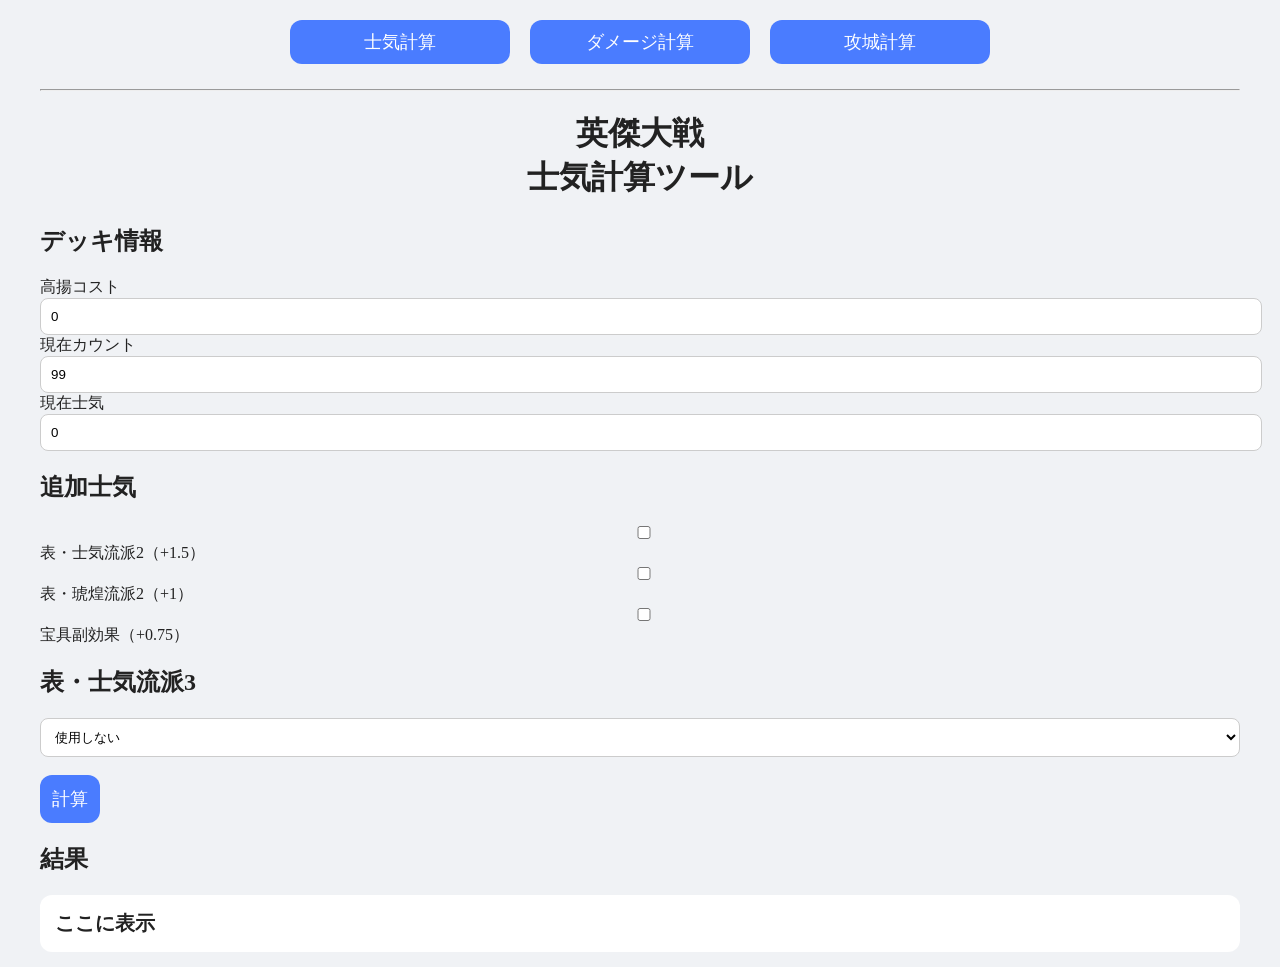
<file: index.html>
<!DOCTYPE html>
<html lang="ja">

<head>
<meta charset="UTF-8">
<meta name="viewport" content="width=device-width, initial-scale=1.0">

<title>英傑大戦 士気計算</title>

<link rel="stylesheet" href="style.css">

</head>


<body>


<div class="menu">

<button onclick="location.href='index.html'">
士気計算
</button>

<button onclick="location.href='damage.html'">
ダメージ計算
</button>

<button onclick="location.href='siege.html'">
攻城計算
</button>

</div>

<hr>


<h1>英傑大戦<br>士気計算ツール</h1>

<h2>デッキ情報</h2>


<label>
高揚コスト
<input id="kouyou" type="number" value="0" step="0.5">
</label>


<label>
現在カウント
<input id="count" type="number" value="99">
</label>


<label>
現在士気
<input id="current" type="number" value="0" step="0.1">
</label>



<h2>追加士気</h2>


<label>
<input id="shiki2" type="checkbox">
表・士気流派2（+1.5）
</label>


<label>
<input id="kohou2" type="checkbox">
表・琥煌流派2（+1）
</label>


<label>
<input id="hougu" type="checkbox">
宝具副効果（+0.75）
</label>



<h2>表・士気流派3</h2>

<select id="shiki3">

<option value="0">
使用しない
</option>

<option value="90">
残り90カウントで発動
</option>

<option value="80">
残り80カウントで発動
</option>

<option value="70">
残り70カウントで発動
</option>

<option value="60">
残り60カウントで発動
</option>

<option value="50">
残り50カウントで発動
</option>

<option value="40">
残り40カウントで発動
</option>

<option value="30">
残り30カウントで発動
</option>

<option value="20">
残り20カウントで発動
</option>

<option value="10">
残り10カウントで発動
</option>

</select>



<br><br>


<button onclick="calc()">
計算
</button>



<h2>結果</h2>


<div id="result">
ここに表示
</div>



<script src="script.js"></script>


</body>

</html>
</file>
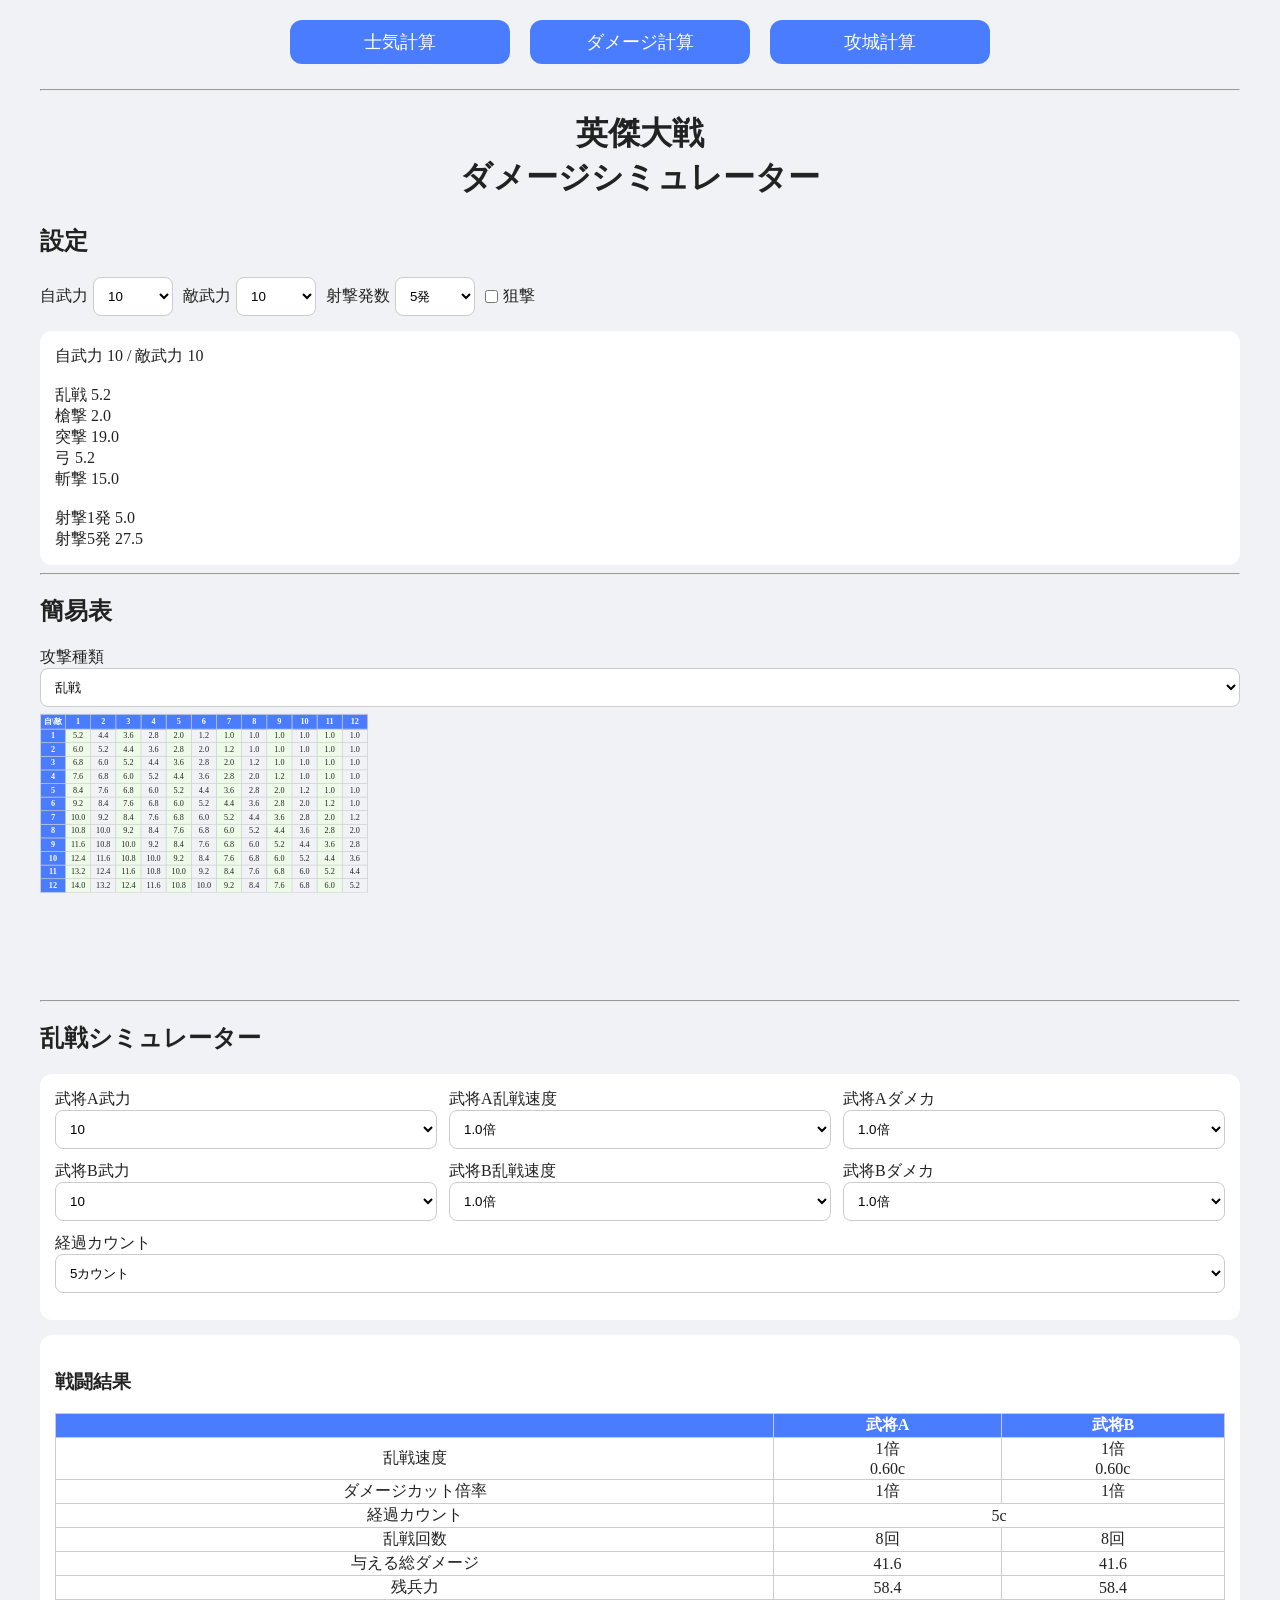
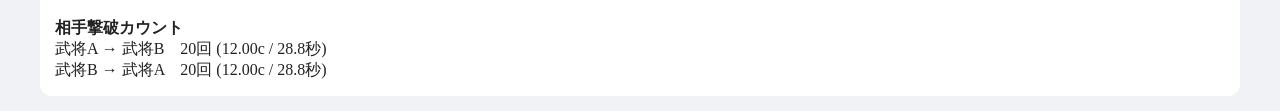
<file: damage.html>
<!DOCTYPE html>
<html lang="ja">

<head>

<meta charset="UTF-8">

<meta name="viewport" content="width=device-width, initial-scale=1.0">

<title>英傑大戦 ダメージ計算</title>

<link rel="stylesheet" href="style.css">

</head>

<body>

<div class="menu">

<button onclick="location.href='index.html'">
士気計算
</button>

<button onclick="location.href='damage.html'">
ダメージ計算
</button>

<button onclick="location.href='siege.html'">
攻城計算
</button>

</div>

<hr>

<h1>英傑大戦<br>ダメージシミュレーター</h1>

<h2>設定</h2>

<div class="top-setting">

    <label>

        自武力

        <select id="myPower"></select>

    </label>

    <label>

        敵武力

        <select id="enemyPower"></select>

    </label>

    <label>

        射撃発数

        <select id="shotCount"></select>

    </label>

    <label class="sniper-box">

        <input type="checkbox" id="sniper">

        狙撃

    </label>

</div>


<div id="detail"></div>

<hr>

<h2>簡易表</h2>

<label>

    攻撃種類

    <select id="attackType">

        <option value="clash">乱戦</option>
        <option value="spear">槍撃</option>
        <option value="charge">突撃</option>
        <option value="bow">弓</option>
        <option value="slash">斬撃</option>
        <option value="shot">銃（回数、狙撃は上で設定）</option>

    </select>

</label>

<div id="damageTable">
    <div id="simpleTable"></div>
</div>


<hr>

<h2>乱戦シミュレーター</h2>

<div class="card">

    <div class="setting-row">

        <label>
        武将A武力
        <select id="meleePowerA"></select>
       
        </label>

        <label>
            武将A乱戦速度
            <select id="speedA"></select>
        </label>

        <label>
            武将Aダメカ
            <select id="cutA"></select>
        </label>

    </div>

    <div class="setting-row">

        <label>
        武将B武力
        <select id="meleePowerB"></select>

        </label>

        <label>
         武将B乱戦速度
        <select id="speedB"></select>
        </label>

        <label>
            武将Bダメカ
            <select id="cutB"></select>
        </label>

    </div>

    <div class="setting-row">

        <label>
            経過カウント
            <select id="battleCount"></select>
        </label>

    </div>

</div>

<div id="meleeResult" class="card">

ここに乱戦結果

</div>


<script src="damage.js"></script>

</body>

</html>
</file>
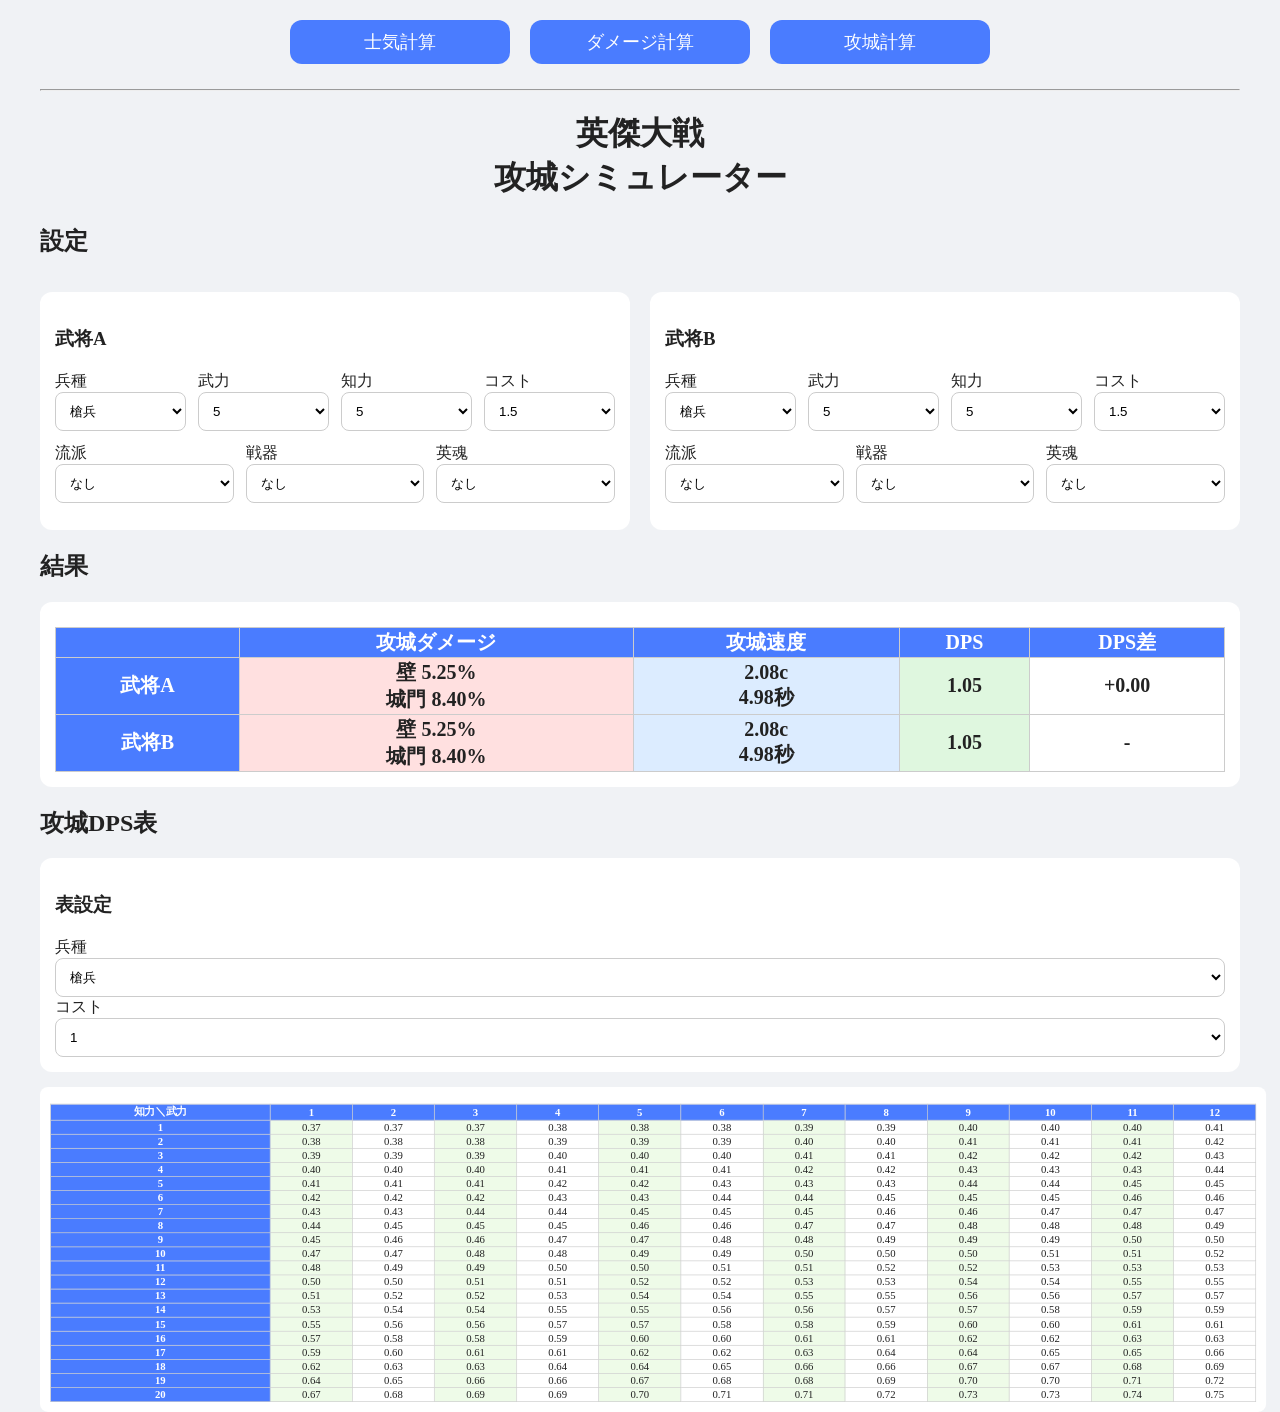
<file: siege.html>
<!DOCTYPE html>
<html lang="ja">

<head>

    <meta charset="UTF-8">

    <meta name="viewport" content="width=device-width, initial-scale=1.0">

    <title>英傑大戦 攻城シミュレーター</title>

    <link rel="stylesheet" href="style.css">

</head>

<body>

    <div class="menu">

        <button onclick="location.href='index.html'">
            士気計算
        </button>

        <button onclick="location.href='damage.html'">
            ダメージ計算
        </button>

        <button onclick="location.href='siege.html'">
            攻城計算
        </button>

    </div>

    <hr>

    <h1>

        英傑大戦<br>
        攻城シミュレーター

    </h1>

    <h2>設定</h2>


<div class="character-area">


    <div class="card">

    <h3>武将A</h3>

    <div class="setting-row">

        <label>

            兵種

            <select id="typeA">

                <option value="spear">槍兵</option>
<option value="horse">騎兵</option>
<option value="bow">弓兵</option>
<option value="gun">鉄砲隊</option>
<option value="sword">剣豪</option>
<option value="scout">調査兵団</option>
<option value="elephant">象兵</option>

            </select>

        </label>

        <label>

            武力

            <select id="powerA"></select>

        </label>

        <label>

            知力

            <select id="intelA"></select>

        </label>

        <label>

            コスト

            <select id="costA">

                <option value="1">1</option>
<option value="1.5">1.5</option>
<option value="2">2</option>
<option value="2.5">2.5</option>
<option value="3">3</option>
<option value="3.5">3.5</option>
<option value="4">4</option>

            </select>

        </label>

    </div>

    <div class="setting-row">

        <label>

            流派

            <select id="styleA">

                <option value="none">なし</option>
<option value="kohou">琥煌流派</option>
<option value="unit">部隊流派(裏1)</option>

            </select>

        </label>

        <label>

            戦器

            <select id="weaponA">

                <option value="none">なし</option>
<option value="shield">楯無</option>
<option value="onimaru">鬼丸国綱</option>

            </select>

        </label>

        <label>

            英魂

            <select id="soulA">

                <option value="0">なし</option>
<option value="1">+1</option>
<option value="2">+2</option>
<option value="3">+3</option>

            </select>

        </label>

    </div>

</div>

<div class="card">

<h3>武将B</h3>

    <div class="setting-row">

        <label>

            兵種

            <select id="typeB">

                <option value="spear">槍兵</option>
<option value="horse">騎兵</option>
<option value="bow">弓兵</option>
<option value="gun">鉄砲隊</option>
<option value="sword">剣豪</option>
<option value="scout">調査兵団</option>
<option value="elephant">象兵</option>

            </select>

        </label>

        <label>

            武力

            <select id="powerB"></select>

        </label>

        <label>

            知力

            <select id="intelB"></select>

        </label>

        <label>

            コスト

            <select id="costB">

                <option value="1">1</option>
<option value="1.5">1.5</option>
<option value="2">2</option>
<option value="2.5">2.5</option>
<option value="3">3</option>
<option value="3.5">3.5</option>
<option value="4">4</option>

            </select>

        </label>

    </div>

    <div class="setting-row">

        <label>

            流派

            <select id="styleB">

                <option value="none">なし</option>
<option value="kohou">琥煌流派</option>
<option value="unit">部隊流派(裏1)</option>

            </select>

        </label>

        <label>

            戦器

            <select id="weaponB">

                <option value="none">なし</option>
<option value="shield">楯無</option>
<option value="onimaru">鬼丸国綱</option>

            </select>

        </label>

        <label>

            英魂

            <select id="soulB">

                <option value="0">なし</option>
<option value="1">+1</option>
<option value="2">+2</option>
<option value="3">+3</option>

            </select>

        </label>

    </div>

</div>

</div>       


<h2>結果</h2>

    <div id="result">

        ここに結果を表示

    </div>


<h2>攻城DPS表</h2>


<div class="card">

<h3>表設定</h3>

<label>

兵種

<select id="tableType">

<option value="spear">槍兵</option>
<option value="horse">騎兵</option>
<option value="bow">弓兵</option>
<option value="gun">鉄砲隊</option>
<option value="sword">剣豪</option>
<option value="scout">調査兵団</option>
<option value="elephant">象兵</option>

</select>

</label>


<label>

コスト

<select id="tableCost">

<option value="1">1</option>
<option value="1.5">1.5</option>
<option value="2">2</option>
<option value="2.5">2.5</option>
<option value="3">3</option>
<option value="3.5">3.5</option>
<option value="4">4</option>

</select>

</label>

</div>


<div class="card" id="dpsTable"></div>

    <script src="siege.js"></script>

</body>


</html>
</file>
<file: style.css>
#result div {

    margin:15px;
    padding:15px;
    border-radius:10px;
    font-size:22px;
}


.total {

    background: #fff1b8;
    color: #7a5a00;

}

.now {

    background: #cfe8ff;
    color: #1e4f8a;

}

.effective {

    background: #d8f5d0;
    color: #2f6b2f;

}

.dead {

    background: #ffd6d6;
    color: #8a2e2e;

}


.menu button{

    font-size:18px;
    padding:10px 20px;
    margin:5px;

}


body {

    max-width: 1200px;
    margin: 0 auto;
    padding: 15px;

    background: #f0f2f5;
    color: #222;

}


h1{

    text-align: center;
    margin-bottom: 25px;

}


.menu{

    display: flex;
    gap: 10px;
    justify-content: center;
    margin-bottom: 20px;

}


.menu button{

    flex: 1;
    max-width: 220px;

}


button{
    font-size:18px;
    padding:12px;
    background:#4a7cff;
    color:white;
    border:none;
    border-radius:12px;
    cursor:pointer;
}


#result,
.card{

    background: white;
    padding: 15px;
    margin-top: 15px;
    border-radius: 12px;

}


#result{

    font-size: 20px;
    font-weight: bold;

}


input,
select {

    width: 100%;
    padding: 10px;

    background: white;
    color: black;

    border: 1px solid #ccc;
    border-radius: 8px;

}


#damageTable{
    overflow:auto;
    transform:scale(0.68);
    transform-origin:top left;
    width:147%;
    margin-bottom:-32%;
}

#damageTable table{
    width:auto;
    font-size:12px;
}

#damageTable th,
#damageTable td{
    min-width:28px;
    padding:2px 4px;
}

#simpleTable{
    overflow-x:auto;
}

#simpleTable table{
    width:auto;
    margin:auto;
    font-size:14px;
}

#simpleTable th,
#simpleTable td{
    min-width:40px;
    padding:4px;
}

.simple-setting {

    display: flex;

    align-items: center;

    justify-content: center;

    gap: 15px;

    margin-bottom: 15px;

}

.simple-setting label {

    display: flex;

    align-items: center;

    gap: 5px;

    margin: 0;

}

.simple-setting select {

    width: 100px;

}

.top-select {

    display: flex;

    gap: 15px;

}

.top-select > div {

    flex: 1;

}

.top-select label {

    display: block;

    margin-bottom: 5px;

}

.top-select select {

    width: 100%;

}
.top-setting {

    display: flex;

    align-items: center;

    gap: 10px;

    flex-wrap: nowrap;

}

.top-setting label {

    display: flex;

    align-items: center;

    gap: 5px;

    margin: 0;

}

.top-setting select {

    width: 80px;

}

.sniper-box {

    display: flex;

    align-items: center;

    gap: 5px;

}

.sniper-box input {

    width: auto;

    margin: 0;

}

.setting-row {

    display: flex;
    gap: 12px;
    margin-bottom: 12px;

}

.setting-row label {

    flex: 1;

    display: flex;
    flex-direction: column;

    margin: 0;

}

.setting-row select {

    width: 100%;

}

.damage-box {

    background: #ffe0e0;
    font-weight: bold;

}

.speed-box {

    background: #dcecff;
    font-weight: bold;

}

.dps-box {

    background: #dff7df;
    font-weight: bold;

}

table{
    width:100%;
    border-collapse:collapse;
    margin-top:10px;
}

th{
    background:#4a7cff;
    color:#fff;
}

td,
th{
    border:1px solid #ccc;
    text-align:center;
}

.character-area {

    display: flex;
    gap: 20px;
    align-items: flex-start;

}

.character-area .card {

    flex: 1;

}

@media (min-width: 901px){

    #damageTable{
        margin-bottom: 20px;
    }

}


/* 攻城DPS表・ダメージ表を小型化 */


/* DPS表だけさらに圧縮 */

#dpsTable {
    transform: scale(0.67);
    transform-origin: top left;

    width: 150%;
    margin-bottom: -35%;
}

/* 表を縦1列おきに色分け */
#damageTable td:nth-child(even),
#dpsTable td:nth-child(even){
    background:#eefbe8;
}
</file>
